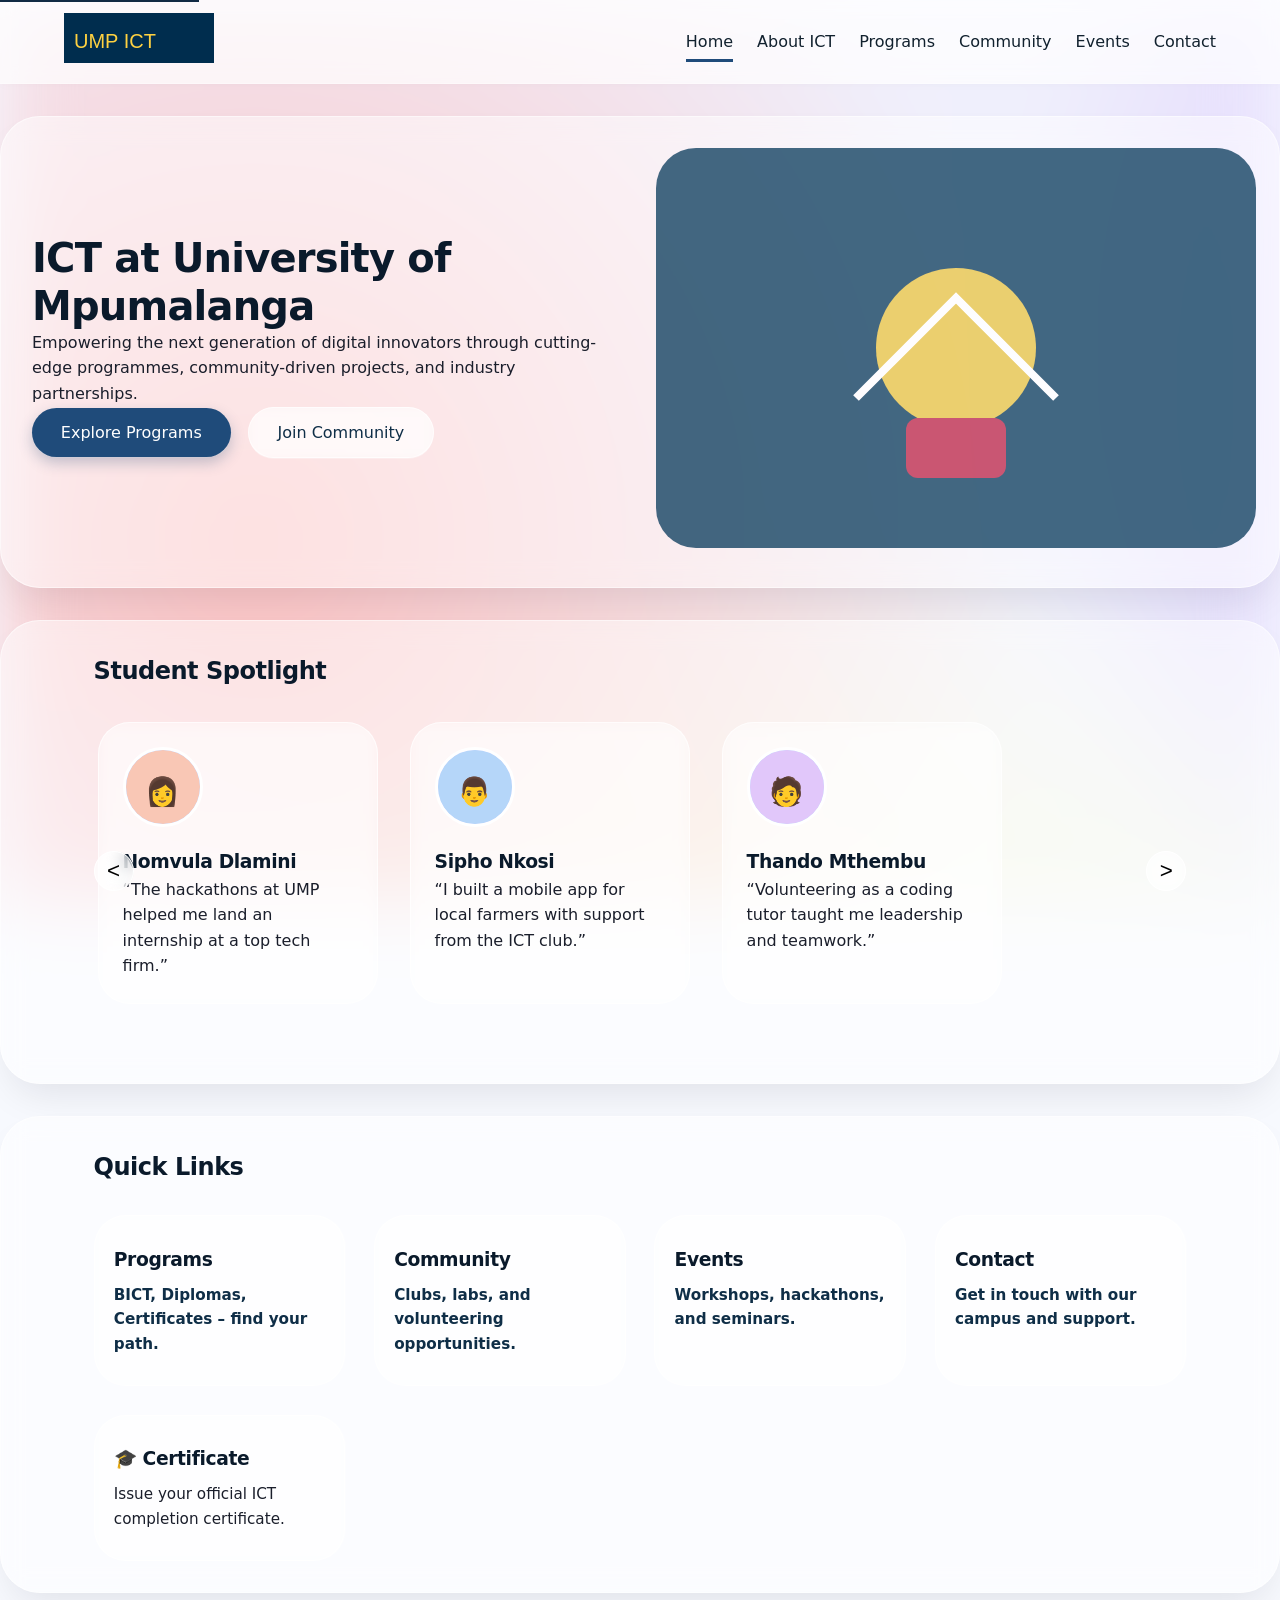
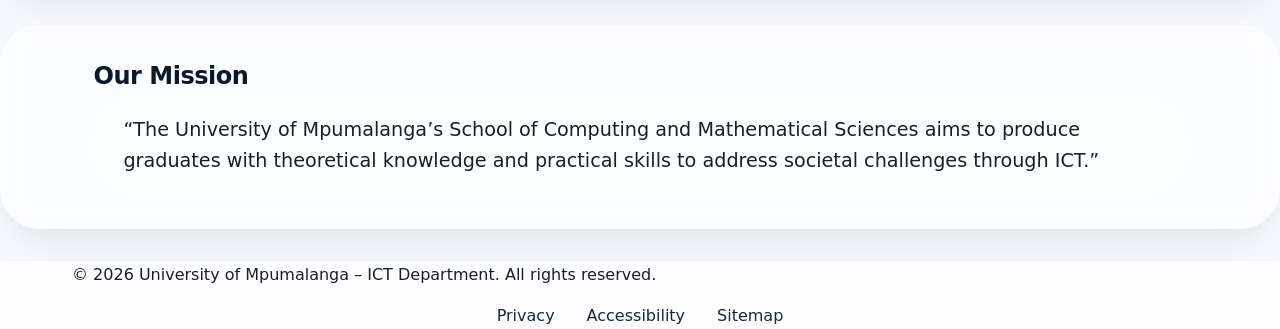
<file: index.html>
<!DOCTYPE html>
<html lang="en">
<head>
  <meta charset="UTF-8">
  <meta name="viewport" content="width=device-width, initial-scale=1.0">
  <title>ICT at UMP – scientific‑modern certificate</title>
  <meta name="description" content="ICT at UMP – certificate with scientific background & university colours.">
  <!-- Open Graph -->
  <meta property="og:title" content="ICT at University of Mpumalanga">
  <meta property="og:description" content="Certificate issuance with scientific UMP design.">
  <meta property="og:type" content="website">
  <meta property="og:url" content="https://www.ump.ac.za/ict">
  <meta property="og:image" content="https://via.placeholder.com/1200x630?text=UMP+ICT">
  <style>
    /* ---------- base & blurred background (unchanged) ---------- */
    * { margin: 0; padding: 0; box-sizing: border-box; }
    body {
      font-family: system-ui, -apple-system, 'Segoe UI', Roboto, Helvetica, Arial, sans-serif;
      line-height: 1.6;
      color: #1a1e2b;
      background-color: #f7f9fe;
      position: relative;
      min-height: 100vh;
    }
    body::before {
      content: '';
      position: fixed;
      top: 0;
      left: 0;
      width: 100vw;
      height: 100vh;
      z-index: -1;
      background: radial-gradient(circle at 10% 30%, #fbc2c2 0%, transparent 30%),
                  radial-gradient(circle at 90% 70%, #b8e1ff 0%, transparent 35%),
                  radial-gradient(circle at 30% 80%, #fdffb8 0%, transparent 40%),
                  radial-gradient(circle at 70% 20%, #d0b2ff 0%, transparent 35%),
                  linear-gradient(145deg, #f1eefb, #eaf4ff);
      filter: blur(35px);
      background-size: 200% 200%;
      animation: softMove 24s infinite alternate ease-in-out;
    }
    @keyframes softMove {
      0% { background-position: 0% 0%; }
      100% { background-position: 15% 15%; }
    }
    .container {
      width: 90%;
      max-width: 1200px;
      margin: 0 auto;
      padding: 0 0.5rem;
    }
    .site-header, .site-footer {
      background-color: rgba(255, 255, 255, 0.7);
      backdrop-filter: blur(8px);
      -webkit-backdrop-filter: blur(8px);
      border-bottom: 1px solid rgba(255,255,255,0.3);
      box-shadow: 0 2px 10px rgba(0,0,0,0.02);
    }
    .site-footer {
      border-bottom: none;
      border-top: 1px solid rgba(255,255,255,0.3);
    }
    .hero, .spotlight, .quick-links, .mission {
      background-color: rgba(255, 255, 255, 0.5);
      backdrop-filter: blur(12px);
      -webkit-backdrop-filter: blur(12px);
      border-radius: 2.5rem;
      margin: 2rem auto;
      padding: 2rem 1.5rem;
      box-shadow: 0 20px 40px -12px rgba(0, 10, 30, 0.1),
                  0 0 0 1px rgba(255, 255, 255, 0.5) inset;
    }
    .hero { display: flex; flex-wrap: wrap; align-items: center; gap: 2rem; }
    .hero-content { flex: 1 1 300px; }
    .hero-image { flex: 1 1 300px; text-align: center; opacity: 0.85; }

    h1, h2, h3 { color: #0a1a2b; font-weight: 600; letter-spacing: -0.02em; }
    h1 { font-size: 2.5rem; line-height: 1.2; }

    .btn {
      display: inline-block;
      padding: 0.75rem 1.8rem;
      border-radius: 60px;
      text-decoration: none;
      font-weight: 500;
      background: rgba(255,255,255,0.7);
      backdrop-filter: blur(4px);
      border: 1px solid rgba(255,255,255,0.8);
      color: #0e2a44;
      transition: 0.15s;
      margin-right: 0.75rem;
      margin-bottom: 0.75rem;
    }
    .btn-primary {
      background: #1f4b7a;
      color: white;
      border: none;
      box-shadow: 0 6px 14px rgba(26, 67, 113, 0.25);
    }
    .btn-primary:hover { background: #123a5a; }
    .btn-secondary {
      background: rgba(255,255,255,0.5);
      border: 1px solid rgba(255,255,255,0.7);
      color: #0f2e47;
    }
    .btn-secondary:hover { background: rgba(255,255,255,0.8); }

    /* carousel (unchanged) */
    .carousel-container { position: relative; padding: 1rem 0; }
    .carousel-track {
      display: flex;
      gap: 2rem;
      overflow-x: auto;
      scroll-snap-type: x mandatory;
      padding: 1rem 0.25rem 2rem;
    }
    .carousel-slide {
      flex: 0 0 280px;
      background: rgba(255, 255, 255, 0.3);
      backdrop-filter: blur(8px);
      border-radius: 2rem;
      padding: 1.5rem;
      scroll-snap-align: start;
      border: 1px solid rgba(255,255,255,0.7);
    }
    .carousel-slide img {
      width: 80px; height: 80px; border-radius: 50%;
      background: #cad9ff; margin-bottom: 0.75rem;
      border: 3px solid white;
    }
    .carousel-prev, .carousel-next {
      position: absolute; top: 50%; transform: translateY(-50%);
      background: rgba(255,255,255,0.5); backdrop-filter: blur(8px);
      border: 1px solid white; width: 40px; height: 40px;
      border-radius: 40px; font-size: 1.4rem; cursor: pointer;
    }
    .carousel-prev { left: 0; }
    .carousel-next { right: 0; }

    /* card grid */
    .card-grid {
      display: grid; grid-template-columns: repeat(auto-fit, minmax(200px, 1fr));
      gap: 1.8rem; margin-top: 1.8rem;
    }
    .card {
      background: rgba(255, 255, 255, 0.3); backdrop-filter: blur(8px);
      border-radius: 2rem; padding: 1.8rem 1.2rem;
      border: 1px solid rgba(255,255,255,0.7);
      cursor: pointer;
      transition: transform 0.1s ease, background 0.2s;
    }
    .card:hover { background: rgba(255, 255, 255, 0.5); transform: scale(1.02); }
    .card a { text-decoration: none; color: #0f2e47; font-weight: 600; display: block; }
    .card p { margin-top: 0.5rem; font-size: 0.95rem; }

    .mission p {
      font-size: 1.2rem; background: rgba(255,255,255,0.3);
      padding: 1.2rem 1.8rem; border-radius: 3rem;
      border: 1px solid rgba(255,255,255,0.5);
    }

    /* skip link */
    .skip-link { position: absolute; top: -40px; left: 0; background: #112b44; color: white; padding: 8px 16px; z-index: 100; }
    .skip-link:focus { top: 0; }

    /* header nav */
    .header-container { display: flex; justify-content: space-between; align-items: center; flex-wrap: wrap; padding: 0.8rem 0; }
    .nav-list { display: flex; gap: 1.5rem; list-style: none; }
    .nav-list a { text-decoration: none; font-weight: 500; color: #11212e; padding: 0.5rem 0; }
    .nav-list a[aria-current="page"] { border-bottom: 3px solid #1f4b7a; }
    .hamburger { display: none; }
    .footer-links { display: flex; gap: 2rem; list-style: none; justify-content: center; margin-top: 1rem; }
    .footer-links a { color: #112b44; text-decoration: none; }

    /* ---------- MODAL (certificate issuance) ---------- */
    .modal-overlay {
      display: none;
      position: fixed;
      top: 0; left: 0; width: 100%; height: 100%;
      background-color: rgba(0,0,0,0.2);
      backdrop-filter: blur(8px);
      align-items: center;
      justify-content: center;
      z-index: 1000;
    }
    .modal-overlay.active { display: flex; }
    .modal-content {
      width: 95%;
      max-width: 1100px;
      max-height: 90vh;
      overflow-y: auto;
      background: rgba(255,255,255,0.75);
      backdrop-filter: blur(16px);
      border-radius: 3rem;
      padding: 2rem;
      box-shadow: 0 40px 60px rgba(0,0,0,0.3);
      border: 2px solid rgba(255,255,255,0.5);
      position: relative;
    }
    .modal-close {
      position: absolute;
      top: 1.5rem; right: 2rem;
      background: rgba(0,0,0,0.1);
      border: none;
      font-size: 2rem;
      width: 50px; height: 50px;
      border-radius: 50%;
      cursor: pointer;
      backdrop-filter: blur(4px);
      color: #1f4b7a;
      display: flex;
      align-items: center;
      justify-content: center;
      transition: 0.1s;
    }
    .modal-close:hover { background: rgba(255,255,255,0.6); transform: scale(1.1); }

    /* issuer panel */
    .issuer-panel { display: flex; flex-wrap: wrap; gap: 2rem; margin-top: 1rem; }
    .input-section {
      flex: 1 1 300px;
      background: rgba(255,255,255,0.4);
      backdrop-filter: blur(4px);
      padding: 2rem 1.8rem;
      border-radius: 2rem;
      border: 1px solid rgba(255,255,255,0.6);
    }
    .input-section h2 { font-weight: 500; color: #0a2a41; margin-bottom: 1.5rem; font-size: 1.8rem; border-left: 8px solid #bb2649; padding-left: 1rem; }
    .form-group { margin-bottom: 1.5rem; }
    label { font-weight: 600; color: #11334d; display: block; margin-bottom: 0.3rem; }
    input, select, textarea {
      width: 100%; padding: 0.9rem 1.2rem;
      background: rgba(255,255,255,0.7); border: 1px solid rgba(255,255,255,0.9);
      border-radius: 40px; font-size: 1rem; outline: none;
      backdrop-filter: blur(2px);
    }
    input:focus, select:focus, textarea:focus { border-color: #1f5e9e; background: white; box-shadow: 0 0 0 3px rgba(26,89,148,0.2); }
    textarea { border-radius: 24px; resize: vertical; }
    .date-fields { display: flex; gap: 0.8rem; flex-wrap: wrap; }
    .date-fields input { flex: 1 1 100px; }

    button.issue-action, #previewBtn {
      background: #1f4b7a; color: white; border: none; padding: 1rem 2rem;
      font-size: 1.2rem; border-radius: 60px; font-weight: 600; cursor: pointer;
      transition: 0.15s; width: 100%; margin-top: 0.5rem;
      border: 1px solid rgba(255,255,255,0.3); box-shadow: 0 10px 16px -8px #0d3452;
    }
    button.issue-action:hover, #previewBtn:hover { background: #0f3860; transform: scale(1.02); }

    /* ---------- CERTIFICATE PREVIEW with UMP scientific background ---------- */
    .certificate-preview {
      flex: 1 1 380px;
      background: rgba(10, 30, 50, 0.2);  /* deep tint */
      backdrop-filter: blur(6px);
      border-radius: 2.5rem; padding: 2rem 1.8rem;
      border: 2px solid rgba(255,215,130,0.5);
    }
    .certificate-preview h2 { color: #FFE5A3; font-weight: 400; margin-bottom: 1rem; font-size: 1.6rem; text-align: center; text-shadow: 0 2px 4px #0a1a2b;}

    /* ----- new modern scientific / UMP background for certificate ----- */
    .certificate-frame {
      background: transparent; 
      border-radius: 2rem; 
      padding: 0; /* let inner handle padding */
    }
    .certificate-inner {
      /* UMP dark blue base */
      background-color: #0B3B5C;  
      /* subtle hexagon + molecular pattern (gold outlines, red dots) */
      background-image: url('data:image/svg+xml,%3Csvg width="70" height="70" viewBox="0 0 70 70" xmlns="http://www.w3.org/2000/svg"%3E%3Cpath d="M35 5 L61 20 L61 50 L35 65 L9 50 L9 20 Z" fill="none" stroke="%23FED141" stroke-width="0.7" opacity="0.25"/%3E%3Ccircle cx="35" cy="35" r="3" fill="%23BB2649" opacity="0.35"/%3E%3Cpath d="M12 25 L58 25 M20 12 L20 58" stroke="%23FED141" stroke-width="0.5" opacity="0.15" /%3E%3C/svg%3E');
      background-repeat: repeat;
      /* fallback gradient for extra depth */
      background-blend-mode: overlay;
      padding: 2rem 1.5rem;
      border: 3px double #FED141;        /* gold double border */
      color: #f5f5f5;                    /* light text for contrast */
      position: relative;
      box-shadow: 0 0 30px rgba(0,0,0,0.5);
    }
    /* adjust all text inside certificate to light / gold */
    .certificate-inner .university-seal { color: #FED141; font-size: 2.5rem; }
    .certificate-inner .cert-title {
      color: #FED141;
      border-bottom: 2px solid #BB2649;
      text-transform: uppercase;
      letter-spacing: 4px;
    }
    .certificate-inner .cert-recipient { color: #FFFFFF; font-weight: 700; }
    .certificate-inner .cert-program { color: #FED141; font-style: italic; }
    .certificate-inner .cert-meta { color: #e0e0e0; }
    .certificate-inner .signature-area { color: #dddddd; }
    .certificate-inner .signature-line { border-top: 2px solid #FED141; width: 80%; margin: 0.4rem auto 0.2rem; }
    .certificate-inner #previewExtra { color: #FFB347; font-weight: 500; }  /* warm accent */

    /* decorative ✦ line */
    .certificate-inner:before {
      content: "✦  ✦  ✦";
      position: absolute;
      top: -12px;
      left: 50%;
      transform: translateX(-50%);
      background: transparent; 
      padding: 0 1rem;
      color: #FED141;
      font-size: 1.3rem;
      text-shadow: 0 0 5px #BB2649;
    }

    /* issue message */
    .action-issue { text-align: center; margin-top: 1.5rem; }
    .btn-secondary.light {
      background: rgba(255,255,240,0.9); color: #0f3860; border: 1px solid #af9b7b;
      padding: 0.8rem 2.5rem; font-size: 1.1rem; border-radius: 40px; cursor: pointer;
      font-weight: 600; width: auto; margin-top: 0;
    }
    .btn-secondary.light:hover { background: #fff8e7; }
    .issued-message {
      background: #1f5b3e; color: white; padding: 0.8rem; border-radius: 60px;
      text-align: center; margin-top: 1.2rem; font-weight: 500; animation: fadeIn 0.3s;
    }
    @keyframes fadeIn { 0% { opacity: 0; transform: translateY(6px); } 100% { opacity: 1; transform: translateY(0); } }
  </style>
</head>
<body>
  <a href="#main-content" class="skip-link">Skip to main content</a>

  <header class="site-header">
    <div class="container header-container">
      <div class="logo">
        <a href="index.html" aria-label="UMP ICT Home">
          <img src="data:image/svg+xml,%3Csvg xmlns='http://www.w3.org/2000/svg' width='150' height='50' viewBox='0 0 150 50'%3E%3Crect width='150' height='50' fill='%23002d4e'/%3E%3Ctext x='10' y='35' fill='%23fed141' font-size='20' font-family='Arial'%3EUMP ICT%3C/text%3E%3C/svg%3E" alt="University of Mpumalanga Logo" width="150" height="50">
        </a>
      </div>
      <button class="hamburger" aria-label="Menu" aria-expanded="false" aria-controls="primary-navigation">
        <span class="hamburger-line"></span><span class="hamburger-line"></span><span class="hamburger-line"></span>
      </button>
      <nav id="primary-navigation" class="primary-nav" aria-label="Main">
        <ul class="nav-list">
          <li><a href="index.html" aria-current="page">Home</a></li>
          <li><a href="about.html">About ICT</a></li>
          <li><a href="programs.html">Programs</a></li>
          <li><a href="community.html">Community</a></li>
          <li><a href="events.html">Events</a></li>
          <li><a href="contact.html">Contact</a></li>
        </ul>
      </nav>
    </div>
  </header>

  <main id="main-content">
    <!-- Hero Section -->
    <section class="hero" aria-labelledby="hero-heading">
      <div class="container hero-content">
        <h1 id="hero-heading">ICT at University of Mpumalanga</h1>
        <p>Empowering the next generation of digital innovators through cutting-edge programmes, community-driven projects, and industry partnerships.</p>
        <div class="hero-buttons">
          <a href="programs.html" class="btn btn-primary">Explore Programs</a>
          <a href="community.html" class="btn btn-secondary">Join Community</a>
        </div>
      </div>
      <div class="hero-image" aria-hidden="true">
        <svg width="600" height="400" viewBox="0 0 600 400" fill="none" style="width:100%; height:auto; opacity:0.9;">
          <rect width="600" height="400" fill="#0B3B5C" rx="40" ry="40"/>
          <circle cx="300" cy="200" r="80" fill="#FED141" opacity="0.9"/>
          <path d="M200 250 L300 150 L400 250" stroke="#FFFFFF" stroke-width="8" fill="none"/>
          <rect x="250" y="270" width="100" height="60" fill="#BB2649" rx="12"/>
        </svg>
      </div>
    </section>

    <!-- Student Spotlight Carousel -->
    <section class="spotlight" aria-labelledby="spotlight-heading">
      <div class="container">
        <h2 id="spotlight-heading">Student Spotlight</h2>
        <div class="carousel-container">
          <div class="carousel-track" role="region" aria-label="Student profiles">
            <div class="carousel-slide">
              <img src="data:image/svg+xml,%3Csvg xmlns='http://www.w3.org/2000/svg' width='80' height='80' viewBox='0 0 80 80'%3E%3Ccircle cx='40' cy='40' r='40' fill='%23f9c7b5'/%3E%3Ctext x='20' y='55' fill='%23333' font-size='30'%3E👩%3C/text%3E%3C/svg%3E" alt="Nomvula Dlamini" loading="lazy">
              <h3>Nomvula Dlamini</h3>
              <p>“The hackathons at UMP helped me land an internship at a top tech firm.”</p>
            </div>
            <div class="carousel-slide">
              <img src="data:image/svg+xml,%3Csvg xmlns='http://www.w3.org/2000/svg' width='80' height='80' viewBox='0 0 80 80'%3E%3Ccircle cx='40' cy='40' r='40' fill='%23b5d6f9'/%3E%3Ctext x='20' y='55' fill='%23333' font-size='30'%3E👨%3C/text%3E%3C/svg%3E" alt="Sipho Nkosi">
              <h3>Sipho Nkosi</h3>
              <p>“I built a mobile app for local farmers with support from the ICT club.”</p>
            </div>
            <div class="carousel-slide">
              <img src="data:image/svg+xml,%3Csvg xmlns='http://www.w3.org/2000/svg' width='80' height='80' viewBox='0 0 80 80'%3E%3Ccircle cx='40' cy='40' r='40' fill='%23e1c7fa'/%3E%3Ctext x='20' y='55' fill='%23333' font-size='30'%3E🧑%3C/text%3E%3C/svg%3E" alt="Thando Mthembu">
              <h3>Thando Mthembu</h3>
              <p>“Volunteering as a coding tutor taught me leadership and teamwork.”</p>
            </div>
          </div>
          <button class="carousel-prev" aria-label="Previous slide">&lt;</button>
          <button class="carousel-next" aria-label="Next slide">&gt;</button>
        </div>
      </div>
    </section>

    <!-- Quick Links (with Certificate card) -->
    <section class="quick-links" aria-labelledby="quicklinks-heading">
      <div class="container">
        <h2 id="quicklinks-heading">Quick Links</h2>
        <div class="card-grid">
          <div class="card"><a href="programs.html"><h3>Programs</h3><p>BICT, Diplomas, Certificates – find your path.</p></a></div>
          <div class="card"><a href="community.html"><h3>Community</h3><p>Clubs, labs, and volunteering opportunities.</p></a></div>
          <div class="card"><a href="events.html"><h3>Events</h3><p>Workshops, hackathons, and seminars.</p></a></div>
          <div class="card"><a href="contact.html"><h3>Contact</h3><p>Get in touch with our campus and support.</p></a></div>
          <!-- Certificate card (opens modal) -->
          <div class="card" id="certificateCard" tabindex="0" role="button" aria-label="Open certificate issuance">
            <h3>🎓 Certificate</h3>
            <p>Issue your official ICT completion certificate.</p>
          </div>
        </div>
      </div>
    </section>

    <!-- Mission Summary -->
    <section class="mission" aria-labelledby="mission-heading">
      <div class="container">
        <h2 id="mission-heading">Our Mission</h2>
        <p>“The University of Mpumalanga’s School of Computing and Mathematical Sciences aims to produce graduates with theoretical knowledge and practical skills to address societal challenges through ICT.”</p>
      </div>
    </section>
  </main>

  <footer class="site-footer">
    <div class="container footer-container">
      <p>&copy; 2026 University of Mpumalanga – ICT Department. All rights reserved.</p>
      <nav aria-label="Footer">
        <ul class="footer-links">
          <li><a href="privacy.html">Privacy</a></li>
          <li><a href="accessibility.html">Accessibility</a></li>
          <li><a href="sitemap.xml">Sitemap</a></li>
        </ul>
      </nav>
    </div>
  </footer>

  <!-- MODAL for certificate issuance (with new scientific background) -->
  <div class="modal-overlay" id="certModal">
    <div class="modal-content">
      <button class="modal-close" id="closeModalBtn" aria-label="Close">&times;</button>
      <h2 style="font-size:2rem; margin-bottom:1rem; padding-right:2rem; color:#0a243a;">🎓 Student Certificate Issuance</h2>
      <div class="issuer-panel">
        <!-- left form -->
        <div class="input-section">
          <h2>✎ certificate details</h2>
          <div class="form-group">
            <label for="fullname">Full name of recipient</label>
            <input type="text" id="fullname" placeholder="e.g., Thabo Mbeki" value="Lerato Ndlovu">
          </div>
          <div class="form-group">
            <label for="program">Programme / qualification</label>
            <select id="program">
              <option value="Bachelor of Information Technology (BICT)">Bachelor of Information Technology (BICT)</option>
              <option value="Diploma in ICT in Applications Development" selected>Diploma in ICT in Applications Development</option>
              <option value="Advanced Diploma in Data Analytics">Advanced Diploma in Data Analytics</option>
              <option value="Higher Certificate in Computing">Higher Certificate in Computing</option>
              <option value="Short Course: Cybersecurity Essentials">Short Course: Cybersecurity Essentials</option>
            </select>
          </div>
          <div class="form-group">
            <label for="completion-date">Completion date</label>
            <div class="date-fields">
              <input type="number" id="day" placeholder="Day" value="15" min="1" max="31">
              <input type="text" id="month" placeholder="Month" value="May">
              <input type="number" id="year" placeholder="Year" value="2026" min="2020" max="2030">
            </div>
          </div>
          <div class="form-group">
            <label for="additional">Additional line (e.g., with distinction)</label>
            <textarea id="additional" rows="2" placeholder="with Merit / Cum Laude / ...">with Distinction</textarea>
          </div>
          <button id="previewBtn">⟳ refresh preview</button>
        </div>
        <!-- right preview + issue (with updated scientific UMP style) -->
        <div class="certificate-preview">
          <h2>📜 certificate preview</h2>
          <div class="certificate-frame" id="certificateFrame">
            <div class="certificate-inner">
              <div class="university-seal">🛡️ UMP</div>
              <div class="cert-title">certificate of completion</div>
              <div class="cert-recipient" id="previewName">Lerato Ndlovu</div>
              <div class="cert-meta">has successfully completed the</div>
              <div class="cert-program" id="previewProgram">Diploma in ICT in Applications Development</div>
              <div id="previewExtra" class="cert-meta" style="font-weight:500;">with Distinction</div>
              <div class="cert-date" id="previewDate">15 May 2026</div>
              <div style="font-size:0.9rem;">in fulfilment of ICT requirements</div>
              <div class="signature-area">
                <div style="text-align:center; width:45%;"><div class="signature-line"></div><div>Prof. N. Khumalo</div><div style="font-size:0.8rem;">Dean, Computing</div></div>
                <div style="text-align:center; width:45%;"><div class="signature-line"></div><div>Dr S. Zungu</div><div style="font-size:0.8rem;">ICT Head</div></div>
              </div>
            </div>
          </div>
          <div class="action-issue">
            <button class="btn-secondary light" id="issueCertificateBtn">📄 issue certificate (PDF style)</button>
          </div>
          <div id="issueMessage" style="min-height: 3rem;"></div>
        </div>
      </div>
    </div>
  </div>

  <script>
    (function(){
      // carousel
      const track = document.querySelector('.carousel-track');
      const prev = document.querySelector('.carousel-prev');
      const next = document.querySelector('.carousel-next');
      if (track && prev && next) {
        const scrollAmount = 300;
        next.addEventListener('click', () => track.scrollBy({ left: scrollAmount, behavior: 'smooth' }));
        prev.addEventListener('click', () => track.scrollBy({ left: -scrollAmount, behavior: 'smooth' }));
      }

      // MODAL & certificate logic
      const modal = document.getElementById('certModal');
      const card = document.getElementById('certificateCard');
      const closeBtn = document.getElementById('closeModalBtn');

      card.addEventListener('click', () => { modal.classList.add('active'); });
      closeBtn.addEventListener('click', () => { modal.classList.remove('active'); });
      modal.addEventListener('click', (e) => { if (e.target === modal) modal.classList.remove('active'); });

      // preview fields
      const fullNameInput = document.getElementById('fullname');
      const programSelect = document.getElementById('program');
      const dayInput = document.getElementById('day');
      const monthInput = document.getElementById('month');
      const yearInput = document.getElementById('year');
      const additionalText = document.getElementById('additional');
      const previewName = document.getElementById('previewName');
      const previewProgram = document.getElementById('previewProgram');
      const previewDate = document.getElementById('previewDate');
      const previewExtra = document.getElementById('previewExtra');

      function updatePreview() {
        let nameVal = fullNameInput.value.trim() || '_________';
        previewName.textContent = nameVal;
        let progVal = programSelect.options[programSelect.selectedIndex]?.text || 'ICT programme';
        previewProgram.textContent = progVal;
        let day = dayInput.value.trim() || '___';
        let month = monthInput.value.trim() || '______';
        let year = yearInput.value.trim() || '____';
        previewDate.textContent = `${day} ${month} ${year}`;
        let extra = additionalText.value.trim();
        if (extra === '') {
          previewExtra.style.display = 'none';
        } else {
          previewExtra.style.display = 'block';
          previewExtra.textContent = extra;
        }
      }

      [fullNameInput, programSelect, dayInput, monthInput, yearInput, additionalText].forEach(el => {
        if (el) el.addEventListener('input', updatePreview);
      });
      programSelect.addEventListener('change', updatePreview);
      document.getElementById('previewBtn').addEventListener('click', updatePreview);
      updatePreview();

      // issuance & download (updated with scientific / UMP style)
      const issueBtn = document.getElementById('issueCertificateBtn');
      const messageDiv = document.getElementById('issueMessage');

      function generateCertificateHTML() {
        const name = previewName.textContent;
        const prog = previewProgram.textContent;
        const date = previewDate.textContent;
        const extraLine = (additionalText.value.trim() !== '') ? `<p style="font-size:1.2rem; color:#FED141; margin:0.5rem 0;"><i>${additionalText.value.trim()}</i></p>` : '';
        return `
          <div style="font-family: 'Times New Roman', serif; max-width:750px; margin:0 auto; background:#0B3B5C; background-image: url('data:image/svg+xml,%3Csvg width=\'70\' height=\'70\' viewBox=\'0 0 70 70\' xmlns=\'http://www.w3.org/2000/svg\'%3E%3Cpath d=\'M35 5 L61 20 L61 50 L35 65 L9 50 L9 20 Z\' fill=\'none\' stroke=\'%23FED141\' stroke-width=\'0.7\' opacity=\'0.3\'/%3E%3Ccircle cx=\'35\' cy=\'35\' r=\'3\' fill=\'%23BB2649\' opacity=\'0.4\'/%3E%3C/svg%3E'); background-repeat: repeat; padding:2.2rem; border:8px double #FED141; text-align:center; color:#f0f0f0;">
            <div style="font-size:3rem; color:#FED141;">🛡️</div>
            <h1 style="font-size:2.5rem; margin:0.5rem 0; color:#FED141; border-bottom:2px solid #BB2649; display:inline-block; padding-bottom:0.3rem;">UNIVERSITY OF MPUMALANGA</h1>
            <h2 style="font-size:1.6rem; color:#dddddd;">SCHOOL OF COMPUTING</h2>
            <div style="margin: 2rem 0 1rem;">
              <div style="font-size:1.4rem; letter-spacing:3px; color:#FED141;">CERTIFICATE OF COMPLETION</div>
              <div style="font-size:2.2rem; font-weight:bold; margin:1rem 0; color:white;">${name}</div>
              <p style="font-size:1.3rem; color:#ddd;">has successfully completed the</p>
              <p style="font-size:1.9rem; background:rgba(255,255,255,0.1); padding:0.5rem; color:#FED141;">${prog}</p>
              ${extraLine}
              <p style="font-size:1.3rem; margin-top:1.5rem; color:#ddd;">this ${date}</p>
            </div>
            <div style="display:flex; justify-content:space-around; margin:2.5rem 0 1rem;">
              <div>_________________<br><span style="color:#FED141;">Prof. N. Khumalo</span><br><span style="font-size:0.9rem; color:#ccc;">Dean</span></div>
              <div>_________________<br><span style="color:#FED141;">Dr S. Zungu</span><br><span style="font-size:0.9rem; color:#ccc;">Head of ICT</span></div>
            </div>
            <div style="margin-top:2rem; font-size:0.9rem; color:#aaa;">certificate reference: UMP-ICT-${Math.floor(Math.random()*9000+1000)}</div>
          </div>
        `;
      }

      issueBtn.addEventListener('click', function() {
        const htmlContent = generateCertificateHTML();
        messageDiv.innerHTML = `
          <div class="issued-message">
            ✅ Certificate issued for <strong>${previewName.textContent}</strong> 
            <button id="downloadCertBtn" style="background:white; color:#1f4b7a; border:none; border-radius:40px; padding:0.3rem 1.2rem; margin-left:1rem; font-weight:bold; cursor:pointer;">⬇ download .html</button>
            <button id="dismissMsgBtn" style="background:transparent; border:1px solid white; color:white; border-radius:40px; padding:0.3rem 1rem; margin-left:0.5rem; cursor:pointer;">✕</button>
          </div>
        `;

        const downloadBtn = document.getElementById('downloadCertBtn');
        if (downloadBtn) {
          downloadBtn.addEventListener('click', function(e) {
            e.stopPropagation();
            const blob = new Blob([htmlContent], { type: 'text/html' });
            const url = URL.createObjectURL(blob);
            const a = document.createElement('a');
            a.href = url;
            a.download = `UMP_certificate_${previewName.textContent.replace(/\s+/g,'_')}.html`;
            document.body.appendChild(a);
            a.click();
            document.body.removeChild(a);
            URL.revokeObjectURL(url);
          });
        }

        document.getElementById('dismissMsgBtn')?.addEventListener('click', function() {
          messageDiv.innerHTML = '';
        });
      });
    })();
  </script>
</body>
</html>
</file>
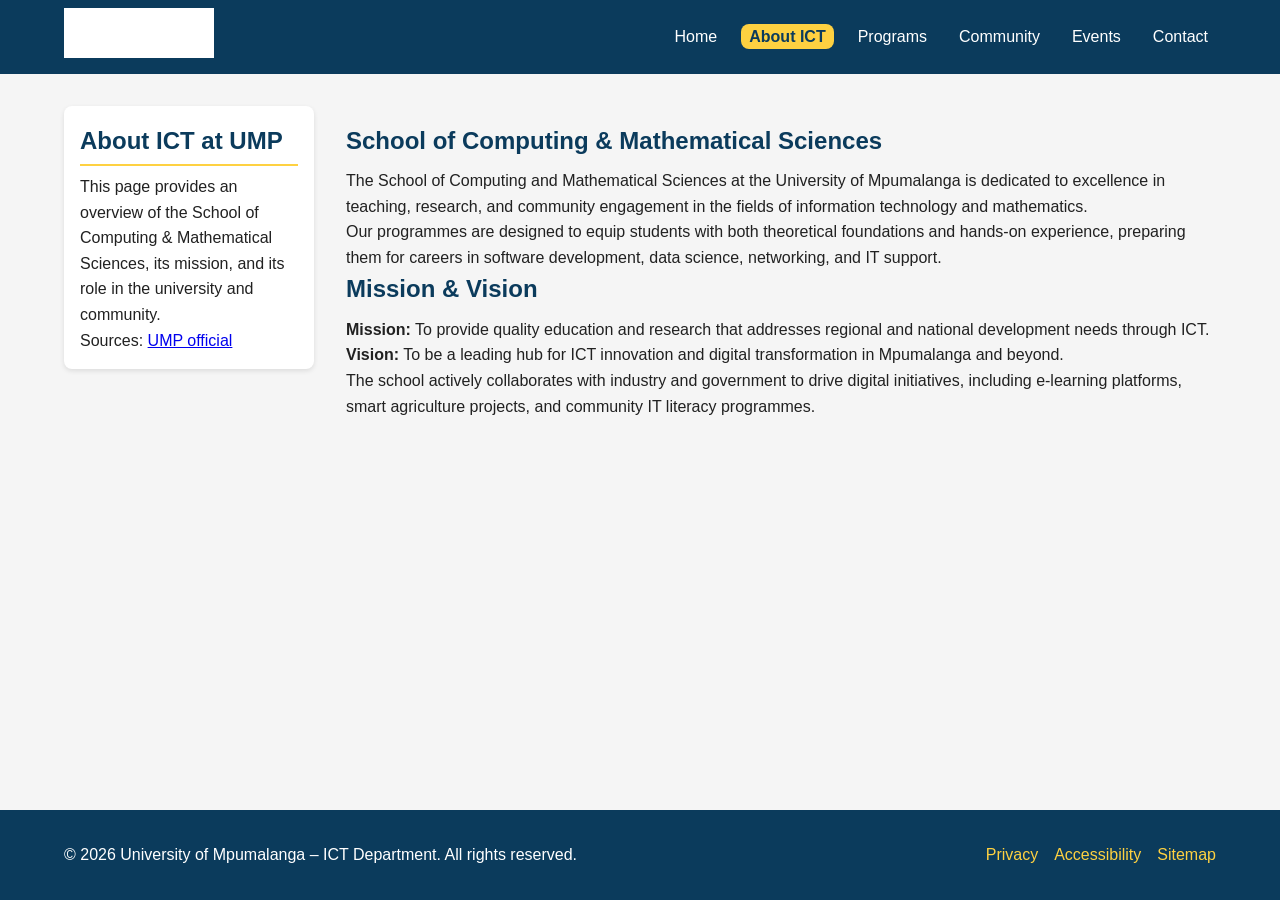
<file: about.html>
<!DOCTYPE html>
<html lang="en">
<head>
  <meta charset="UTF-8">
  <meta name="viewport" content="width=device-width, initial-scale=1.0">
  <title>About ICT - University of Mpumalanga</title>
  <meta name="description" content="Learn about the School of Computing and Mathematical Sciences at UMP, its mission, and role in digital transformation.">
  <link rel="stylesheet" href="css/styles.css">
</head>
<body>
  <a href="#main-content" class="skip-link">Skip to main content</a>

  <header class="site-header">
    <div class="container header-container">
      <div class="logo">
        <a href="index.html" aria-label="UMP ICT Home">
          <img src="assets/images/ump-logo.svg" alt="University of Mpumalanga Logo" width="150" height="50">
        </a>
      </div>
      <button class="hamburger" aria-label="Menu" aria-expanded="false" aria-controls="primary-navigation">
        <span class="hamburger-line"></span>
        <span class="hamburger-line"></span>
        <span class="hamburger-line"></span>
      </button>
      <nav id="primary-navigation" class="primary-nav" aria-label="Main">
        <ul class="nav-list">
          <li><a href="index.html">Home</a></li>
          <li><a href="about.html" aria-current="page">About ICT</a></li>
          <li><a href="programs.html">Programs</a></li>
          <li><a href="community.html">Community</a></li>
          <li><a href="events.html">Events</a></li>
          <li><a href="contact.html">Contact</a></li>
        </ul>
      </nav>
    </div>
  </header>

  <div class="page-layout">
    <!-- Left instruction panel (collapsible on mobile) -->
    <aside class="instruction-panel" aria-label="Page instructions">
      <button class="panel-toggle" aria-expanded="false" aria-controls="panel-content">About this page</button>
      <div id="panel-content" class="panel-content">
        <h2>About ICT at UMP</h2>
        <p>This page provides an overview of the School of Computing & Mathematical Sciences, its mission, and its role in the university and community.</p>
        <p>Sources: <a href="https://www.ump.ac.za/schools/Computing-and-Mathematical-Sciences" target="_blank" rel="noopener">UMP official</a></p>
      </div>
    </aside>

    <main id="main-content" class="main-content">
      <article>
        <h1>School of Computing & Mathematical Sciences</h1>
        <p>The School of Computing and Mathematical Sciences at the University of Mpumalanga is dedicated to excellence in teaching, research, and community engagement in the fields of information technology and mathematics. <!-- Source: https://www.ump.ac.za/schools/Computing-and-Mathematical-Sciences --></p>
        <p>Our programmes are designed to equip students with both theoretical foundations and hands-on experience, preparing them for careers in software development, data science, networking, and IT support.</p>
        <h2>Mission & Vision</h2>
        <p><strong>Mission:</strong> To provide quality education and research that addresses regional and national development needs through ICT.</p>
        <p><strong>Vision:</strong> To be a leading hub for ICT innovation and digital transformation in Mpumalanga and beyond.</p>
        <p>The school actively collaborates with industry and government to drive digital initiatives, including e-learning platforms, smart agriculture projects, and community IT literacy programmes. <!-- Source: https://www.ump.ac.za/news --></p>
      </article>
    </main>
  </div>

  <footer class="site-footer">
    <div class="container footer-container">
      <p>&copy; 2026 University of Mpumalanga – ICT Department. All rights reserved.</p>
      <nav aria-label="Footer">
        <ul class="footer-links">
          <li><a href="privacy.html">Privacy</a></li>
          <li><a href="accessibility.html">Accessibility</a></li>
          <li><a href="sitemap.xml">Sitemap</a></li>
        </ul>
      </nav>
    </div>
  </footer>

  <script src="js/main.js" defer></script>
</body>
</html>
</file>
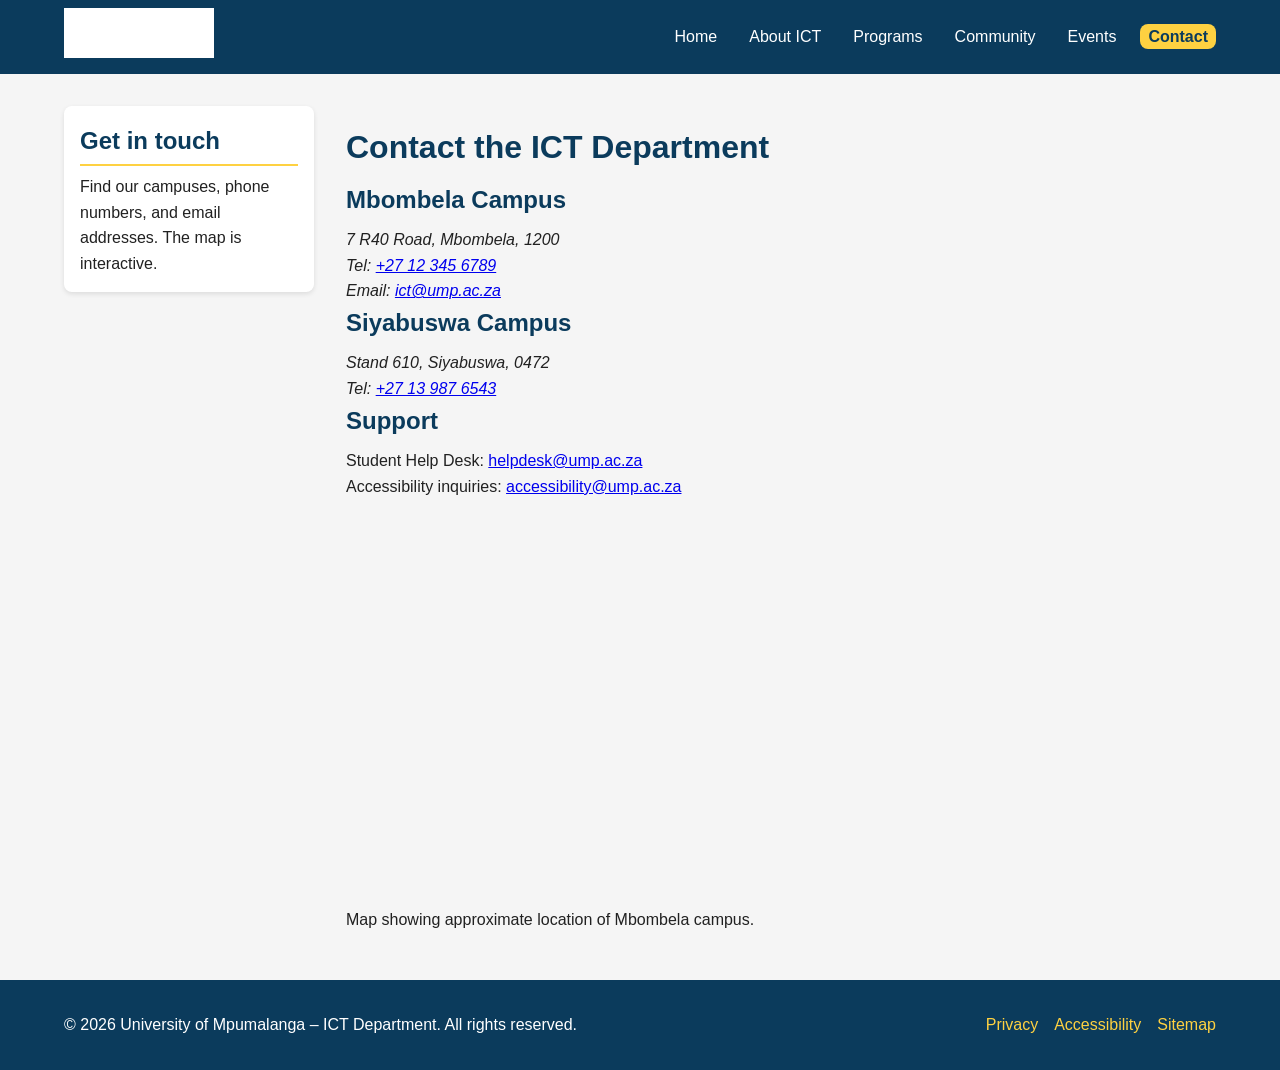
<file: contact.html>
<!DOCTYPE html>
<html lang="en">
<head>
  <meta charset="UTF-8">
  <meta name="viewport" content="width=device-width, initial-scale=1.0">
  <title>Contact ICT - University of Mpumalanga</title>
  <meta name="description" content="Contact details, campus addresses, and map for the ICT department at UMP.">
  <link rel="stylesheet" href="css/styles.css">
</head>
<body>
  <a href="#main-content" class="skip-link">Skip to main content</a>

  <header class="site-header">
    <div class="container header-container">
      <div class="logo">
        <a href="index.html" aria-label="UMP ICT Home">
          <img src="assets/images/ump-logo.svg" alt="University of Mpumalanga Logo" width="150" height="50">
        </a>
      </div>
      <button class="hamburger" aria-label="Menu" aria-expanded="false" aria-controls="primary-navigation">
        <span class="hamburger-line"></span>
        <span class="hamburger-line"></span>
        <span class="hamburger-line"></span>
      </button>
      <nav id="primary-navigation" class="primary-nav" aria-label="Main">
        <ul class="nav-list">
          <li><a href="index.html">Home</a></li>
          <li><a href="about.html">About ICT</a></li>
          <li><a href="programs.html">Programs</a></li>
          <li><a href="community.html">Community</a></li>
          <li><a href="events.html">Events</a></li>
          <li><a href="contact.html" aria-current="page">Contact</a></li>
        </ul>
      </nav>
    </div>
  </header>

  <div class="page-layout">
    <aside class="instruction-panel" aria-label="Page instructions">
      <button class="panel-toggle" aria-expanded="false" aria-controls="panel-content">Contact info</button>
      <div id="panel-content" class="panel-content">
        <h2>Get in touch</h2>
        <p>Find our campuses, phone numbers, and email addresses. The map is interactive.</p>
      </div>
    </aside>

    <main id="main-content" class="main-content">
      <h1>Contact the ICT Department</h1>

      <div class="contact-grid">
        <div class="contact-details">
          <h2>Mbombela Campus</h2>
          <address>
            <p>7 R40 Road, Mbombela, 1200</p>
            <p>Tel: <a href="tel:+27123456789">+27 12 345 6789</a></p>
            <p>Email: <a href="mailto:ict@ump.ac.za">ict@ump.ac.za</a></p>
          </address>

          <h2>Siyabuswa Campus</h2>
          <address>
            <p>Stand 610, Siyabuswa, 0472</p>
            <p>Tel: <a href="tel:+27139876543">+27 13 987 6543</a></p>
          </address>

          <h2>Support</h2>
          <p>Student Help Desk: <a href="mailto:helpdesk@ump.ac.za">helpdesk@ump.ac.za</a></p>
          <p>Accessibility inquiries: <a href="mailto:accessibility@ump.ac.za">accessibility@ump.ac.za</a></p>
        </div>

        <div class="map-container">
          <iframe
            src="https://www.google.com/maps/embed?pb=!1m18!1m12!1m3!1d3585.123456789!2d30.9876543!3d-25.1234567!2m3!1f0!2f0!3f0!3m2!1i1024!2i768!4f13.1!3m3!1m2!1s0x0%3A0x0!2zMjXCsDA3JzI0LjQiUyAzMMKwNTknMTUuNiJF!5e0!3m2!1sen!2sza!4v1234567890"
            width="100%" height="400" style="border:0;" allowfullscreen="" loading="lazy"
            title="Google Map of Mbombela Campus"></iframe>
          <p class="map-note">Map showing approximate location of Mbombela campus.</p>
        </div>
      </div>
    </main>
  </div>

  <footer class="site-footer">
    <div class="container footer-container">
      <p>&copy; 2026 University of Mpumalanga – ICT Department. All rights reserved.</p>
      <nav aria-label="Footer">
        <ul class="footer-links">
          <li><a href="privacy.html">Privacy</a></li>
          <li><a href="accessibility.html">Accessibility</a></li>
          <li><a href="sitemap.xml">Sitemap</a></li>
        </ul>
      </nav>
    </div>
  </footer>

  <script src="js/main.js" defer></script>
</body>
</html>
</file>
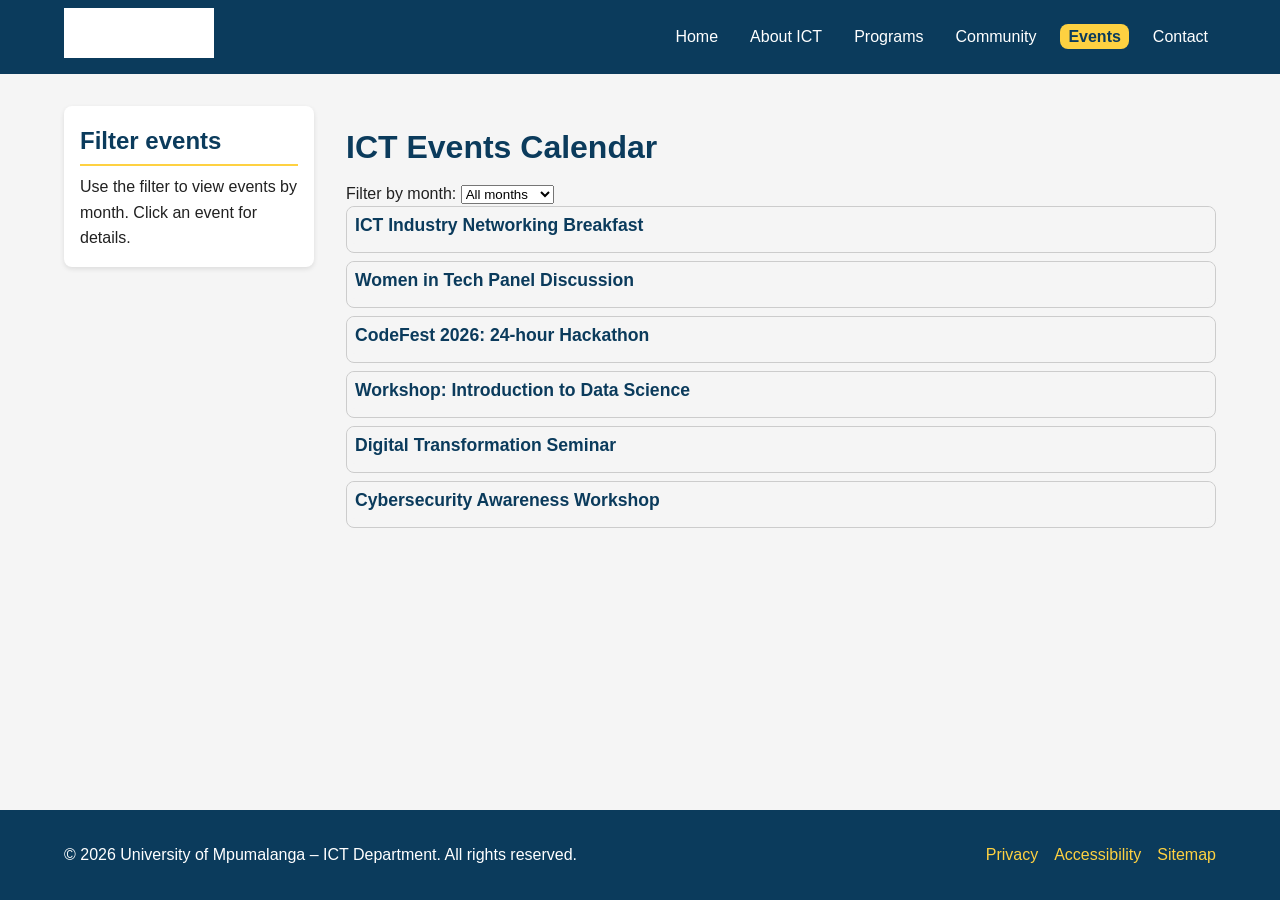
<file: events.html>
<!DOCTYPE html>
<html lang="en">
<head>
  <meta charset="UTF-8">
  <meta name="viewport" content="width=device-width, initial-scale=1.0">
  <title>Events - ICT at University of Mpumalanga</title>
  <meta name="description" content="Upcoming ICT workshops, seminars, and digital transformation events at UMP.">
  <link rel="stylesheet" href="css/styles.css">
</head>
<body>
  <a href="#main-content" class="skip-link">Skip to main content</a>

  <header class="site-header">
    <div class="container header-container">
      <div class="logo">
        <a href="index.html" aria-label="UMP ICT Home">
          <img src="assets/images/ump-logo.svg" alt="University of Mpumalanga Logo" width="150" height="50">
        </a>
      </div>
      <button class="hamburger" aria-label="Menu" aria-expanded="false" aria-controls="primary-navigation">
        <span class="hamburger-line"></span>
        <span class="hamburger-line"></span>
        <span class="hamburger-line"></span>
      </button>
      <nav id="primary-navigation" class="primary-nav" aria-label="Main">
        <ul class="nav-list">
          <li><a href="index.html">Home</a></li>
          <li><a href="about.html">About ICT</a></li>
          <li><a href="programs.html">Programs</a></li>
          <li><a href="community.html">Community</a></li>
          <li><a href="events.html" aria-current="page">Events</a></li>
          <li><a href="contact.html">Contact</a></li>
        </ul>
      </nav>
    </div>
  </header>

  <div class="page-layout">
    <aside class="instruction-panel" aria-label="Page instructions">
      <button class="panel-toggle" aria-expanded="false" aria-controls="panel-content">Events guide</button>
      <div id="panel-content" class="panel-content">
        <h2>Filter events</h2>
        <p>Use the filter to view events by month. Click an event for details.</p>
      </div>
    </aside>

    <main id="main-content" class="main-content">
      <h1>ICT Events Calendar</h1>

      <!-- Filter controls -->
      <div class="filter-controls">
        <label for="month-filter">Filter by month:</label>
        <select id="month-filter" aria-label="Filter events by month">
          <option value="all">All months</option>
          <option value="March">March 2026</option>
          <option value="April">April 2026</option>
          <option value="May">May 2026</option>
        </select>
      </div>

      <div class="events-list" id="events-list">
        <!-- Events populated by JS, fallback static list with noscript -->
        <div class="event-item" data-month="March">
          <h3><button class="event-title" aria-expanded="false" aria-controls="event1-details">ICT Industry Networking Breakfast</button></h3>
          <div id="event1-details" class="event-details" hidden>
            <p><strong>Date:</strong> 15 March 2026, 09:00-12:00</p>
            <p><strong>Location:</strong> Mbombela Campus, Conference Hall</p>
            <p>Meet potential employers and alumni in the tech sector.</p>
          </div>
        </div>
        <div class="event-item" data-month="March">
          <h3><button class="event-title" aria-expanded="false" aria-controls="event2-details">Women in Tech Panel Discussion</button></h3>
          <div id="event2-details" class="event-details" hidden>
            <p><strong>Date:</strong> 22 March 2026, 14:00-16:00</p>
            <p><strong>Location:</strong> Online (Zoom)</p>
            <p>Celebrating women leaders in ICT.</p>
          </div>
        </div>
        <div class="event-item" data-month="April">
          <h3><button class="event-title" aria-expanded="false" aria-controls="event3-details">CodeFest 2026: 24‑hour Hackathon</button></h3>
          <div id="event3-details" class="event-details" hidden>
            <p><strong>Date:</strong> 5-6 April 2026</p>
            <p><strong>Location:</strong> Siyabuswa Campus, Lab 2</p>
            <p>Teams compete to build innovative solutions for local challenges.</p>
          </div>
        </div>
        <div class="event-item" data-month="April">
          <h3><button class="event-title" aria-expanded="false" aria-controls="event4-details">Workshop: Introduction to Data Science</button></h3>
          <div id="event4-details" class="event-details" hidden>
            <p><strong>Date:</strong> 12 April 2026, 10:00-13:00</p>
            <p><strong>Location:</strong> Mbombela Campus, Lab 3</p>
            <p>Hands-on session with Python.</p>
          </div>
        </div>
        <div class="event-item" data-month="May">
          <h3><button class="event-title" aria-expanded="false" aria-controls="event5-details">Digital Transformation Seminar</button></h3>
          <div id="event5-details" class="event-details" hidden>
            <p><strong>Date:</strong> 10 May 2026, 11:00-15:00</p>
            <p><strong>Location:</strong> Mbombela Campus, Auditorium</p>
            <p>Keynote by industry experts on e‑government and smart communities.</p>
          </div>
        </div>
        <div class="event-item" data-month="May">
          <h3><button class="event-title" aria-expanded="false" aria-controls="event6-details">Cybersecurity Awareness Workshop</button></h3>
          <div id="event6-details" class="event-details" hidden>
            <p><strong>Date:</strong> 24 May 2026, 09:00-12:00</p>
            <p><strong>Location:</strong> Online</p>
            <p>Protect yourself and your data online.</p>
          </div>
        </div>
      </div>
      <noscript>
        <p>JavaScript disabled: view events above (filter requires JS).</p>
      </noscript>
    </main>
  </div>

  <footer class="site-footer">
    <div class="container footer-container">
      <p>&copy; 2026 University of Mpumalanga – ICT Department. All rights reserved.</p>
      <nav aria-label="Footer">
        <ul class="footer-links">
          <li><a href="privacy.html">Privacy</a></li>
          <li><a href="accessibility.html">Accessibility</a></li>
          <li><a href="sitemap.xml">Sitemap</a></li>
        </ul>
      </nav>
    </div>
  </footer>

  <script src="js/main.js" defer></script>
</body>
</html>
</file>
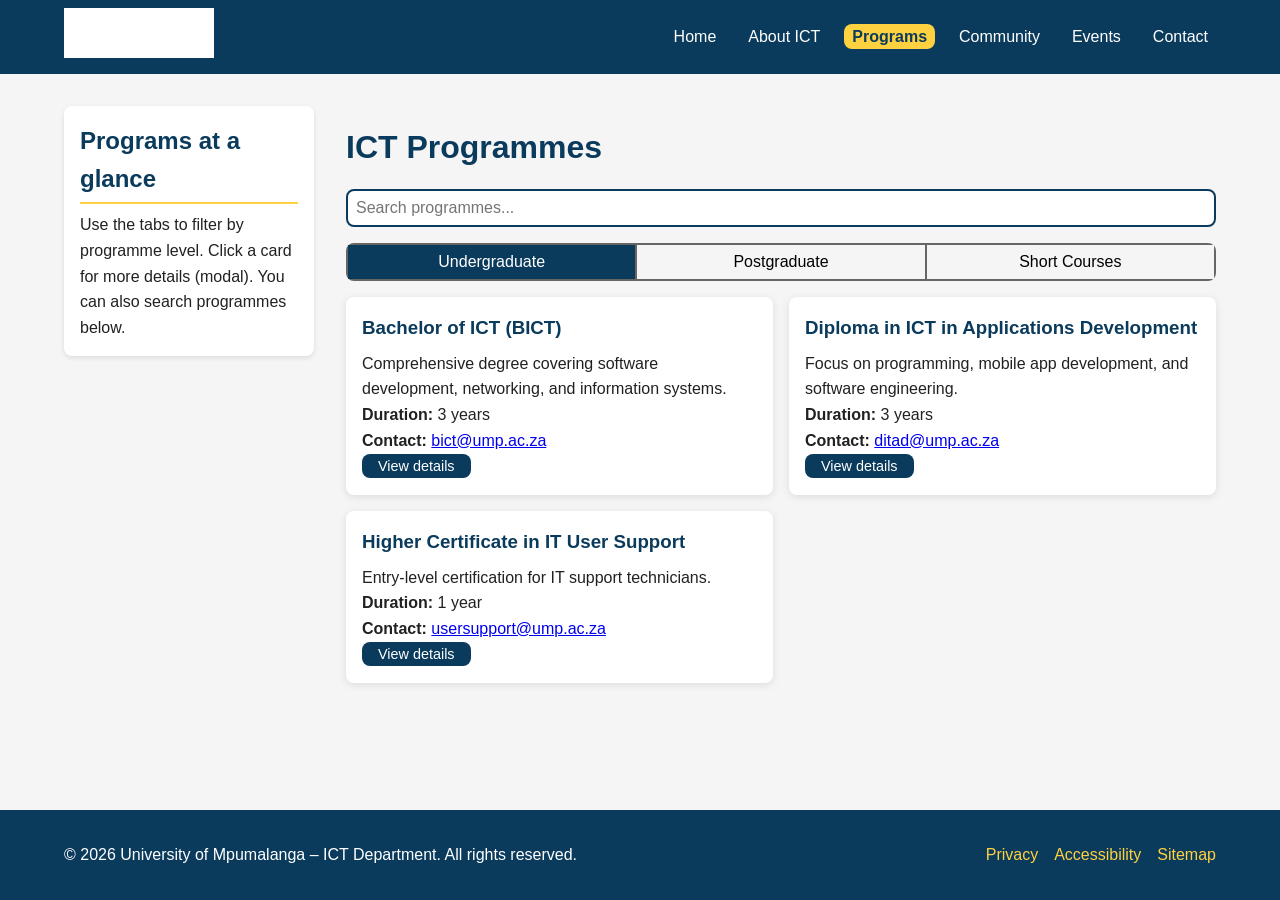
<file: programs.html>
<!DOCTYPE html>
<html lang="en">
<head>
  <meta charset="UTF-8">
  <meta name="viewport" content="width=device-width, initial-scale=1.0">
  <title>ICT Programs - University of Mpumalanga</title>
  <meta name="description" content="Explore undergraduate and postgraduate ICT programmes at UMP: BICT, Diplomas, Certificates, and more.">
  <link rel="stylesheet" href="css/styles.css">
</head>
<body>
  <a href="#main-content" class="skip-link">Skip to main content</a>

  <header class="site-header">
    <div class="container header-container">
      <div class="logo">
        <a href="index.html" aria-label="UMP ICT Home">
          <img src="assets/images/ump-logo.svg" alt="University of Mpumalanga Logo" width="150" height="50">
        </a>
      </div>
      <button class="hamburger" aria-label="Menu" aria-expanded="false" aria-controls="primary-navigation">
        <span class="hamburger-line"></span>
        <span class="hamburger-line"></span>
        <span class="hamburger-line"></span>
      </button>
      <nav id="primary-navigation" class="primary-nav" aria-label="Main">
        <ul class="nav-list">
          <li><a href="index.html">Home</a></li>
          <li><a href="about.html">About ICT</a></li>
          <li><a href="programs.html" aria-current="page">Programs</a></li>
          <li><a href="community.html">Community</a></li>
          <li><a href="events.html">Events</a></li>
          <li><a href="contact.html">Contact</a></li>
        </ul>
      </nav>
    </div>
  </header>

  <div class="page-layout">
    <aside class="instruction-panel" aria-label="Page instructions">
      <button class="panel-toggle" aria-expanded="false" aria-controls="panel-content">Programs guide</button>
      <div id="panel-content" class="panel-content">
        <h2>Programs at a glance</h2>
        <p>Use the tabs to filter by programme level. Click a card for more details (modal). You can also search programmes below.</p>
      </div>
    </aside>

    <main id="main-content" class="main-content">
      <h1>ICT Programmes</h1>

      <!-- Client-side search -->
      <div class="search-bar">
        <label for="program-search" class="visually-hidden">Search programmes</label>
        <input type="text" id="program-search" placeholder="Search programmes..." aria-label="Search programmes">
      </div>

      <!-- Tabs for categories (JS enhanced) -->
      <div class="tabs" role="tablist" aria-label="Programme categories">
        <button id="tab-ug" class="tab active" role="tab" aria-selected="true" aria-controls="panel-ug">Undergraduate</button>
        <button id="tab-pg" class="tab" role="tab" aria-selected="false" aria-controls="panel-pg">Postgraduate</button>
        <button id="tab-sc" class="tab" role="tab" aria-selected="false" aria-controls="panel-sc">Short Courses</button>
      </div>

      <!-- Tab panels -->
      <div id="panel-ug" class="tab-panel active" role="tabpanel" aria-labelledby="tab-ug">
        <div class="card-grid" data-category="ug">
          <div class="card program-card" data-program="Bachelor of ICT" data-duration="3 years" data-contact="bict@ump.ac.za">
            <h3>Bachelor of ICT (BICT)</h3>
            <p>Comprehensive degree covering software development, networking, and information systems.</p>
            <p><strong>Duration:</strong> 3 years</p>
            <p><strong>Contact:</strong> <a href="mailto:bict@ump.ac.za">bict@ump.ac.za</a></p>
            <button class="btn btn-small view-details" data-program="bict">View details</button>
          </div>
          <div class="card program-card" data-program="Diploma in ICT in Applications Development" data-duration="3 years" data-contact="ditad@ump.ac.za">
            <h3>Diploma in ICT in Applications Development</h3>
            <p>Focus on programming, mobile app development, and software engineering.</p>
            <p><strong>Duration:</strong> 3 years</p>
            <p><strong>Contact:</strong> <a href="mailto:ditad@ump.ac.za">ditad@ump.ac.za</a></p>
            <button class="btn btn-small view-details" data-program="ditad">View details</button>
          </div>
          <div class="card program-card" data-program="Higher Certificate in IT User Support" data-duration="1 year" data-contact="usersupport@ump.ac.za">
            <h3>Higher Certificate in IT User Support</h3>
            <p>Entry-level certification for IT support technicians.</p>
            <p><strong>Duration:</strong> 1 year</p>
            <p><strong>Contact:</strong> <a href="mailto:usersupport@ump.ac.za">usersupport@ump.ac.za</a></p>
            <button class="btn btn-small view-details" data-program="hcit">View details</button>
          </div>
        </div>
      </div>

      <div id="panel-pg" class="tab-panel" role="tabpanel" aria-labelledby="tab-pg" hidden>
        <div class="card-grid" data-category="pg">
          <div class="card program-card" data-program="Advanced Diploma in ICT" data-duration="1 year" data-contact="advdip@ump.ac.za">
            <h3>Advanced Diploma in ICT</h3>
            <p>Deepen your knowledge in specialised ICT areas.</p>
            <p><strong>Duration:</strong> 1 year</p>
            <p><strong>Contact:</strong> <a href="mailto:advdip@ump.ac.za">advdip@ump.ac.za</a></p>
            <button class="btn btn-small view-details" data-program="advdip">View details</button>
          </div>
          <div class="card program-card" data-program="Postgraduate Diploma in ICT" data-duration="1 year" data-contact="pgdip@ump.ac.za">
            <h3>Postgraduate Diploma in ICT</h3>
            <p>Research-oriented programme for graduates.</p>
            <p><strong>Duration:</strong> 1 year</p>
            <p><strong>Contact:</strong> <a href="mailto:pgdip@ump.ac.za">pgdip@ump.ac.za</a></p>
            <button class="btn btn-small view-details" data-program="pgdip">View details</button>
          </div>
        </div>
      </div>

      <div id="panel-sc" class="tab-panel" role="tabpanel" aria-labelledby="tab-sc" hidden>
        <div class="card-grid" data-category="sc">
          <div class="card program-card" data-program="Data Science Short Course" data-duration="6 weeks" data-contact="shortcourses@ump.ac.za">
            <h3>Data Science for Beginners</h3>
            <p>Intro to Python, data analysis, and visualisation.</p>
            <p><strong>Duration:</strong> 6 weeks</p>
            <p><strong>Contact:</strong> <a href="mailto:shortcourses@ump.ac.za">shortcourses@ump.ac.za</a></p>
            <button class="btn btn-small view-details" data-program="datascience">View details</button>
          </div>
          <div class="card program-card" data-program="Cybersecurity Awareness" data-duration="4 weeks" data-contact="shortcourses@ump.ac.za">
            <h3>Cybersecurity Awareness</h3>
            <p>Essential security practices for individuals and businesses.</p>
            <p><strong>Duration:</strong> 4 weeks</p>
            <p><strong>Contact:</strong> <a href="mailto:shortcourses@ump.ac.za">shortcourses@ump.ac.za</a></p>
            <button class="btn btn-small view-details" data-program="cyber">View details</button>
          </div>
        </div>
      </div>

      <noscript>
        <p>JavaScript disabled: programme details available by email.</p>
      </noscript>

      <!-- Modal for program details (hidden by default) -->
      <div class="modal" id="program-modal" role="dialog" aria-modal="true" aria-labelledby="modal-title" hidden>
        <div class="modal-overlay" tabindex="-1"></div>
        <div class="modal-content">
          <button class="modal-close" aria-label="Close modal">&times;</button>
          <h2 id="modal-title">Programme Details</h2>
          <div id="modal-body"></div>
        </div>
      </div>
    </main>
  </div>

  <footer class="site-footer">
    <div class="container footer-container">
      <p>&copy; 2026 University of Mpumalanga – ICT Department. All rights reserved.</p>
      <nav aria-label="Footer">
        <ul class="footer-links">
          <li><a href="privacy.html">Privacy</a></li>
          <li><a href="accessibility.html">Accessibility</a></li>
          <li><a href="sitemap.xml">Sitemap</a></li>
        </ul>
      </nav>
    </div>
  </footer>

  <script src="js/main.js" defer></script>
</body>
</html>
</file>
<file: css/styles.css>
/* CSS Variables - UMP palette */
:root {
  --color-navy: #0B3B5C;      /* primary */
  --color-yellow: #FED141;    /* accent */
  --color-red: #BB2649;       /* secondary accent */
  --color-offwhite: #F5F5F5;  /* background */
  --color-white: #FFFFFF;
  --color-black: #212121;
  --color-gray: #666666;
  --font-family: -apple-system, BlinkMacSystemFont, 'Segoe UI', Roboto, Oxygen, Ubuntu, Cantarell, sans-serif;
  --spacing-xs: 0.25rem;
  --spacing-sm: 0.5rem;
  --spacing-md: 1rem;
  --spacing-lg: 2rem;
  --spacing-xl: 4rem;
  --border-radius: 8px;
  --max-width: 1200px;
  --transition: 0.2s ease;
}

/* Reset & base */
* {
  margin: 0;
  padding: 0;
  box-sizing: border-box;
}

body {
  font-family: var(--font-family);
  background-color: var(--color-offwhite);
  color: var(--color-black);
  line-height: 1.6;
  display: flex;
  flex-direction: column;
  min-height: 100vh;
}

.container {
  width: 90%;
  max-width: var(--max-width);
  margin: 0 auto;
}

/* Skip link */
.skip-link {
  position: absolute;
  top: -40px;
  left: 0;
  background: var(--color-navy);
  color: white;
  padding: var(--spacing-sm) var(--spacing-md);
  z-index: 100;
  text-decoration: none;
}
.skip-link:focus {
  top: 0;
}

/* Header */
.site-header {
  background-color: var(--color-navy);
  color: white;
  padding: var(--spacing-sm) 0;
  position: sticky;
  top: 0;
  z-index: 10;
}

.header-container {
  display: flex;
  justify-content: space-between;
  align-items: center;
  flex-wrap: wrap;
}

.logo img {
  max-width: 150px;
  height: auto;
  filter: brightness(0) invert(1); /* placeholder logo white */
}

/* Navigation */
.primary-nav ul {
  list-style: none;
  display: flex;
  gap: var(--spacing-md);
}

.primary-nav a {
  color: white;
  text-decoration: none;
  padding: var(--spacing-xs) var(--spacing-sm);
  border-radius: var(--border-radius);
  transition: background-color var(--transition);
}

.primary-nav a:hover,
.primary-nav a:focus {
  background-color: var(--color-red);
  outline: 2px solid var(--color-yellow);
  outline-offset: 2px;
}

.primary-nav a[aria-current="page"] {
  background-color: var(--color-yellow);
  color: var(--color-navy);
  font-weight: bold;
}

/* Hamburger (mobile) */
.hamburger {
  display: none;
  flex-direction: column;
  background: transparent;
  border: none;
  cursor: pointer;
  padding: var(--spacing-xs);
  z-index: 20;
}

.hamburger-line {
  width: 25px;
  height: 3px;
  background-color: white;
  margin: 3px 0;
  transition: var(--transition);
}

.hamburger[aria-expanded="true"] .hamburger-line:nth-child(1) {
  transform: rotate(45deg) translate(5px, 5px);
}
.hamburger[aria-expanded="true"] .hamburger-line:nth-child(2) {
  opacity: 0;
}
.hamburger[aria-expanded="true"] .hamburger-line:nth-child(3) {
  transform: rotate(-45deg) translate(7px, -6px);
}

@media (max-width: 640px) {
  .hamburger {
    display: flex;
  }
  .primary-nav {
    width: 100%;
    max-height: 0;
    overflow: hidden;
    transition: max-height var(--transition);
  }
  .primary-nav.open {
    max-height: 300px; /* enough for nav */
  }
  .primary-nav ul {
    flex-direction: column;
    padding: var(--spacing-md) 0;
  }
  .primary-nav a {
    display: block;
    text-align: center;
  }
}

/* Page layout with left panel */
.page-layout {
  display: flex;
  gap: var(--spacing-lg);
  width: 90%;
  max-width: var(--max-width);
  margin: var(--spacing-lg) auto;
  flex: 1;
}

.instruction-panel {
  flex: 0 0 250px;
  background-color: var(--color-white);
  padding: var(--spacing-md);
  border-radius: var(--border-radius);
  box-shadow: 0 2px 5px rgba(0,0,0,0.1);
  align-self: start;
  position: sticky;
  top: 80px;
}

.panel-toggle {
  display: none;
  width: 100%;
  background-color: var(--color-navy);
  color: white;
  border: none;
  padding: var(--spacing-sm);
  border-radius: var(--border-radius);
  cursor: pointer;
  text-align: left;
}

.panel-content h2 {
  color: var(--color-navy);
  margin-bottom: var(--spacing-sm);
  border-bottom: 2px solid var(--color-yellow);
  padding-bottom: var(--spacing-xs);
}

.main-content {
  flex: 1;
}

@media (max-width: 1024px) {
  .page-layout {
    flex-direction: column;
  }
  .instruction-panel {
    position: static;
    width: 100%;
    flex: auto;
  }
  .panel-toggle {
    display: block;
  }
  .panel-content {
    max-height: 0;
    overflow: hidden;
    transition: max-height var(--transition);
  }
  .panel-content.open {
    max-height: 300px;
  }
}

@media (max-width: 640px) {
  .page-layout {
    width: 95%;
  }
}

/* Main content area */
main {
  padding: var(--spacing-md) 0;
}

h1, h2, h3 {
  color: var(--color-navy);
  margin-bottom: var(--spacing-sm);
}

/* Buttons */
.btn {
  display: inline-block;
  background-color: var(--color-navy);
  color: white;
  padding: var(--spacing-sm) var(--spacing-lg);
  border-radius: var(--border-radius);
  text-decoration: none;
  border: none;
  cursor: pointer;
  transition: background-color var(--transition), transform 0.1s;
  font-size: 1rem;
  text-align: center;
}

.btn:hover, .btn:focus {
  background-color: var(--color-red);
  outline: 2px solid var(--color-yellow);
  outline-offset: 2px;
}

.btn-secondary {
  background-color: var(--color-yellow);
  color: var(--color-navy);
}
.btn-secondary:hover, .btn-secondary:focus {
  background-color: #e5b800;
}

.btn-small {
  padding: var(--spacing-xs) var(--spacing-md);
  font-size: 0.9rem;
}

/* Card grid */
.card-grid {
  display: grid;
  grid-template-columns: repeat(auto-fill, minmax(280px, 1fr));
  gap: var(--spacing-md);
  margin: var(--spacing-md) 0;
}

.card {
  background-color: var(--color-white);
  border-radius: var(--border-radius);
  padding: var(--spacing-md);
  box-shadow: 0 2px 8px rgba(0,0,0,0.1);
  transition: transform var(--transition);
}

.card:hover {
  transform: translateY(-5px);
}

.card img {
  width: 100%;
  height: 180px;
  object-fit: cover;
  border-radius: var(--border-radius) var(--border-radius) 0 0;
  margin-bottom: var(--spacing-sm);
}

/* Hero */
.hero {
  background-color: var(--color-navy);
  color: white;
  padding: var(--spacing-xl) 0;
  display: flex;
  align-items: center;
  min-height: 400px;
}

.hero-content h1 {
  color: var(--color-yellow);
  font-size: 2.5rem;
}

.hero-content p {
  font-size: 1.2rem;
  max-width: 600px;
  margin: var(--spacing-md) 0;
}

.hero-image svg {
  max-width: 100%;
}

/* Carousel */
.carousel-container {
  position: relative;
  overflow: hidden;
  margin: var(--spacing-lg) 0;
}

.carousel-track {
  display: flex;
  transition: transform 0.3s ease;
}

.carousel-slide {
  flex: 0 0 100%;
  text-align: center;
  padding: var(--spacing-md);
}

.carousel-slide img {
  width: 120px;
  height: 120px;
  border-radius: 50%;
  object-fit: cover;
  border: 4px solid var(--color-yellow);
}

.carousel-prev, .carousel-next {
  position: absolute;
  top: 50%;
  transform: translateY(-50%);
  background-color: rgba(11,59,92,0.8);
  color: white;
  border: none;
  font-size: 2rem;
  padding: 0 var(--spacing-sm);
  cursor: pointer;
  border-radius: var(--border-radius);
  z-index: 2;
}
.carousel-prev { left: 10px; }
.carousel-next { right: 10px; }

/* Tabs */
.tabs {
  display: flex;
  gap: 2px;
  background-color: var(--color-gray);
  padding: 2px;
  border-radius: var(--border-radius);
  margin: var(--spacing-md) 0;
}

.tab {
  background-color: var(--color-offwhite);
  border: none;
  padding: var(--spacing-sm) var(--spacing-md);
  cursor: pointer;
  font-size: 1rem;
  flex: 1;
  transition: background-color var(--transition);
}
.tab:hover {
  background-color: #ddd;
}
.tab.active {
  background-color: var(--color-navy);
  color: white;
}

.tab-panel {
  display: block;
}
.tab-panel[hidden] {
  display: none;
}

/* Search bar */
.search-bar {
  margin: var(--spacing-md) 0;
}
#program-search {
  width: 100%;
  padding: var(--spacing-sm);
  border: 2px solid var(--color-navy);
  border-radius: var(--border-radius);
  font-size: 1rem;
}

/* Modal */
.modal {
  position: fixed;
  top: 0; left: 0; right: 0; bottom: 0;
  display: flex;
  align-items: center;
  justify-content: center;
  z-index: 1000;
}
.modal[hidden] {
  display: none;
}
.modal-overlay {
  position: absolute;
  width: 100%; height: 100%;
  background: rgba(0,0,0,0.5);
}
.modal-content {
  position: relative;
  background: white;
  padding: var(--spacing-lg);
  border-radius: var(--border-radius);
  max-width: 500px;
  width: 90%;
  max-height: 80vh;
  overflow-y: auto;
}
.modal-close {
  position: absolute;
  top: var(--spacing-sm); right: var(--spacing-sm);
  background: transparent;
  border: none;
  font-size: 1.5rem;
  cursor: pointer;
  padding: var(--spacing-xs);
}

/* Events */
.event-item {
  margin-bottom: var(--spacing-sm);
  border: 1px solid #ccc;
  border-radius: var(--border-radius);
}
.event-title {
  background: var(--color-offwhite);
  width: 100%;
  text-align: left;
  padding: var(--spacing-sm);
  border: none;
  font-size: 1.1rem;
  cursor: pointer;
  border-radius: var(--border-radius);
  font-weight: bold;
  color: var(--color-navy);
}
.event-title[aria-expanded="true"] {
  background-color: var(--color-navy);
  color: white;
}
.event-details {
  padding: var(--spacing-sm);
  border-top: 1px solid #ccc;
}

/* Forms */
.form-group {
  margin-bottom: var(--spacing-md);
}
.form-group label {
  display: block;
  font-weight: bold;
  margin-bottom: var(--spacing-xs);
}
.form-group input,
.form-group select,
.form-group textarea {
  width: 100%;
  padding: var(--spacing-sm);
  border: 2px solid var(--color-navy);
  border-radius: var(--border-radius);
  font-family: inherit;
}
.form-group input:focus,
.form-group select:focus,
.form-group textarea:focus {
  outline: 3px solid var(--color-yellow);
}
.form-note {
  font-size: 0.9rem;
  color: var(--color-gray);
  margin-top: var(--spacing-xs);
}

/* Footer */
.site-footer {
  background-color: var(--color-navy);
  color: white;
  padding: var(--spacing-lg) 0;
  margin-top: auto;
}

.footer-container {
  display: flex;
  justify-content: space-between;
  align-items: center;
  flex-wrap: wrap;
  gap: var(--spacing-md);
}

.footer-links {
  list-style: none;
  display: flex;
  gap: var(--spacing-md);
}
.footer-links a {
  color: var(--color-yellow);
  text-decoration: none;
}
.footer-links a:hover {
  text-decoration: underline;
}

/* Accessibility helpers */
.visually-hidden {
  position: absolute;
  width: 1px; height: 1px;
  margin: -1px; padding: 0; overflow: hidden;
  clip: rect(0,0,0,0);
  border: 0;
}

/* Responsive images */
img {
  max-width: 100%;
  height: auto;
}

/* High contrast focus outline */
:focus-visible {
  outline: 3px solid var(--color-yellow);
  outline-offset: 2px;
}

/* Media Queries */
@media (max-width: 640px) {
  .hero-content h1 { font-size: 2rem; }
  .card-grid { grid-template-columns: 1fr; }
  .footer-container { flex-direction: column; text-align: center; }
}
</file>
